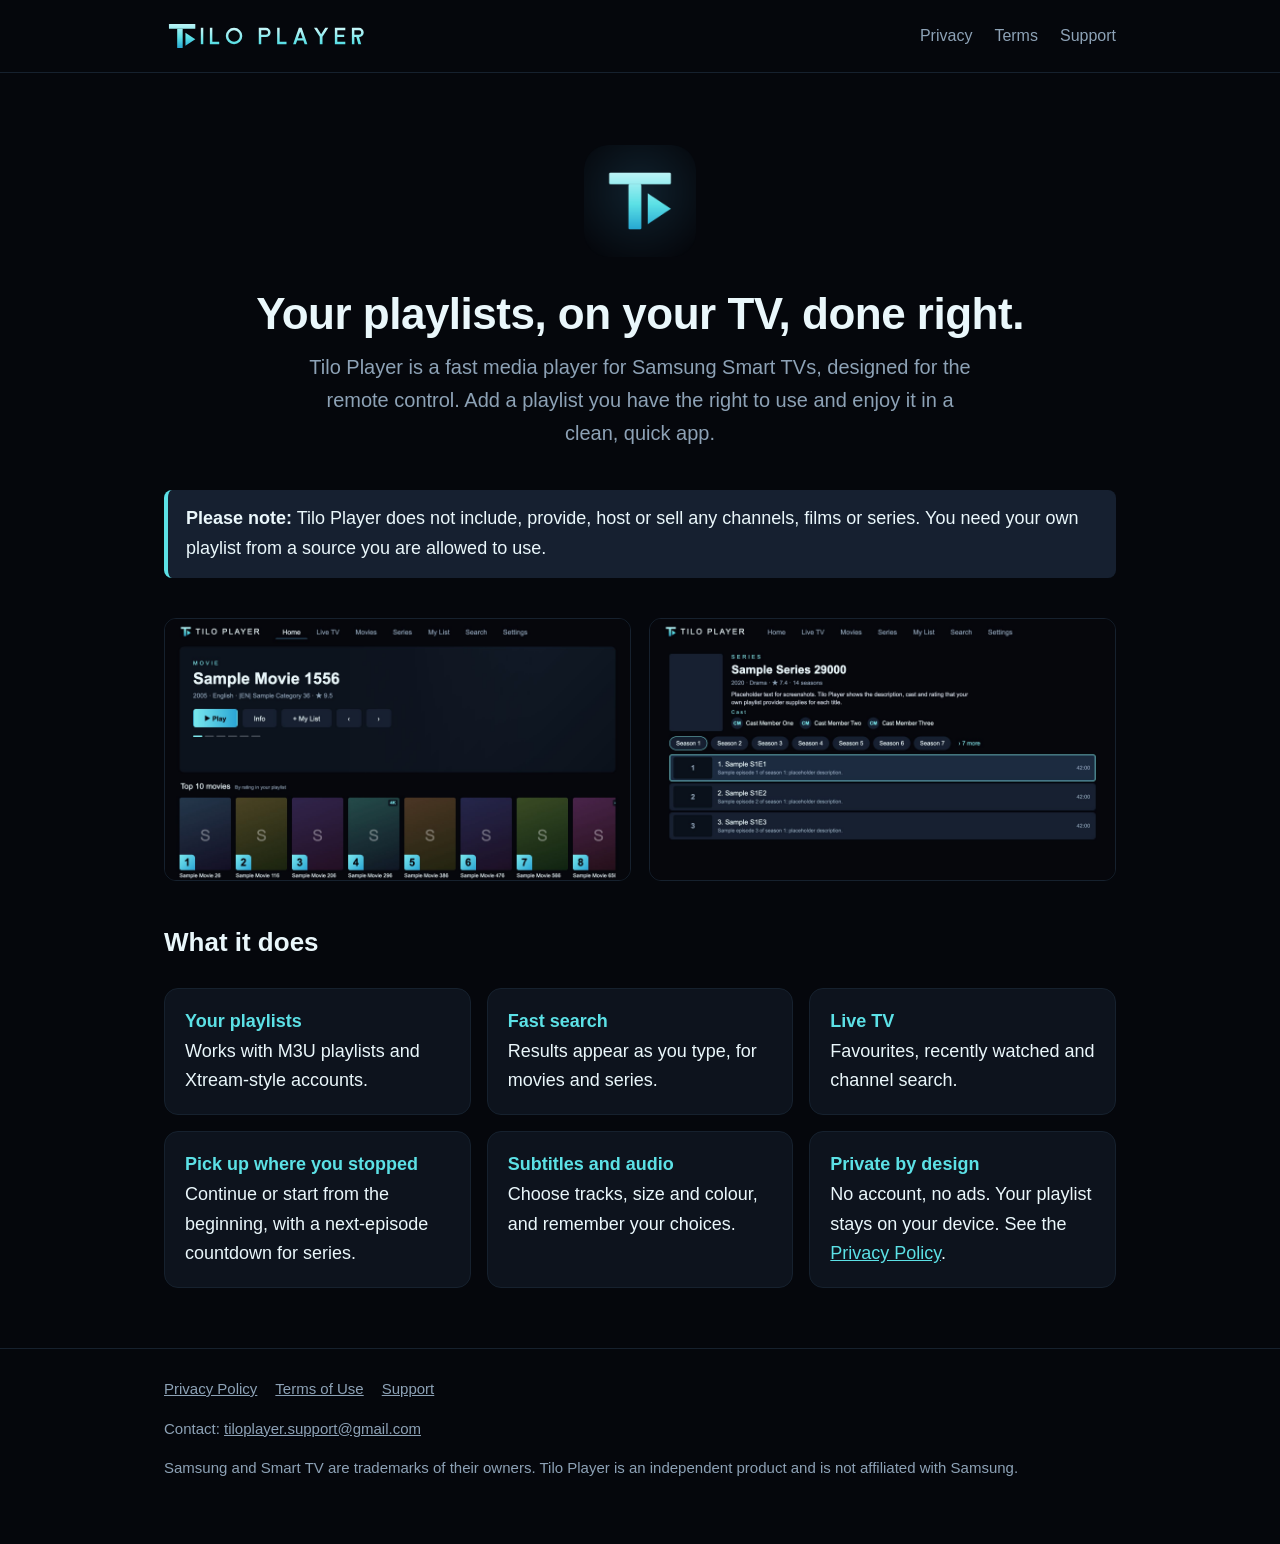
<file: index.html>
<!doctype html>
<html lang="en">
<head>
<meta charset="utf-8">
<meta name="viewport" content="width=device-width, initial-scale=1">
<title>Tilo Player: a media player for your own playlists</title>
<meta name="description" content="Tilo Player is a fast, remote-friendly media player for Samsung Smart TVs. Add your own playlist. No content is included.">
<link rel="icon" href="img/icon.png">
<link rel="stylesheet" href="style.css">
</head>
<body>
<header><div class="wrap">
  <a href="index.html"><img src="img/wordmark.svg" alt="Tilo Player"></a>
  <nav><a href="privacy.html">Privacy</a><a href="terms.html">Terms</a><a href="support.html">Support</a></nav>
</div></header>

<main class="wrap">
  <section class="hero">
    <img class="icon" src="img/icon.png" alt="Tilo Player icon">
    <h1>Your playlists, on your TV, done right.</h1>
    <p class="lead">Tilo Player is a fast media player for Samsung Smart TVs, designed for the remote control. Add a playlist you have the right to use and enjoy it in a clean, quick app.</p>
  </section>

  <div class="note"><b>Please note:</b> Tilo Player does not include, provide, host or sell any channels, films or series. You need your own playlist from a source you are allowed to use.</div>

  <div class="shots">
    <img src="img/home.jpg" alt="Tilo Player home screen">
    <img src="img/series.jpg" alt="Tilo Player series page">
  </div>

  <h2>What it does</h2>
  <div class="cards">
    <div class="card"><b>Your playlists</b><br>Works with M3U playlists and Xtream-style accounts.</div>
    <div class="card"><b>Fast search</b><br>Results appear as you type, for movies and series.</div>
    <div class="card"><b>Live TV</b><br>Favourites, recently watched and channel search.</div>
    <div class="card"><b>Pick up where you stopped</b><br>Continue or start from the beginning, with a next-episode countdown for series.</div>
    <div class="card"><b>Subtitles and audio</b><br>Choose tracks, size and colour, and remember your choices.</div>
    <div class="card"><b>Private by design</b><br>No account, no ads. Your playlist stays on your device. See the <a href="privacy.html">Privacy Policy</a>.</div>
  </div>
</main>

<footer><div class="wrap">
  <a href="privacy.html">Privacy Policy</a><a href="terms.html">Terms of Use</a><a href="support.html">Support</a>
  <p>Contact: <a href="mailto:tiloplayer.support@gmail.com">tiloplayer.support@gmail.com</a></p>
  <p>Samsung and Smart TV are trademarks of their owners. Tilo Player is an independent product and is not affiliated with Samsung.</p>
</div></footer>
</body>
</html>
</file>
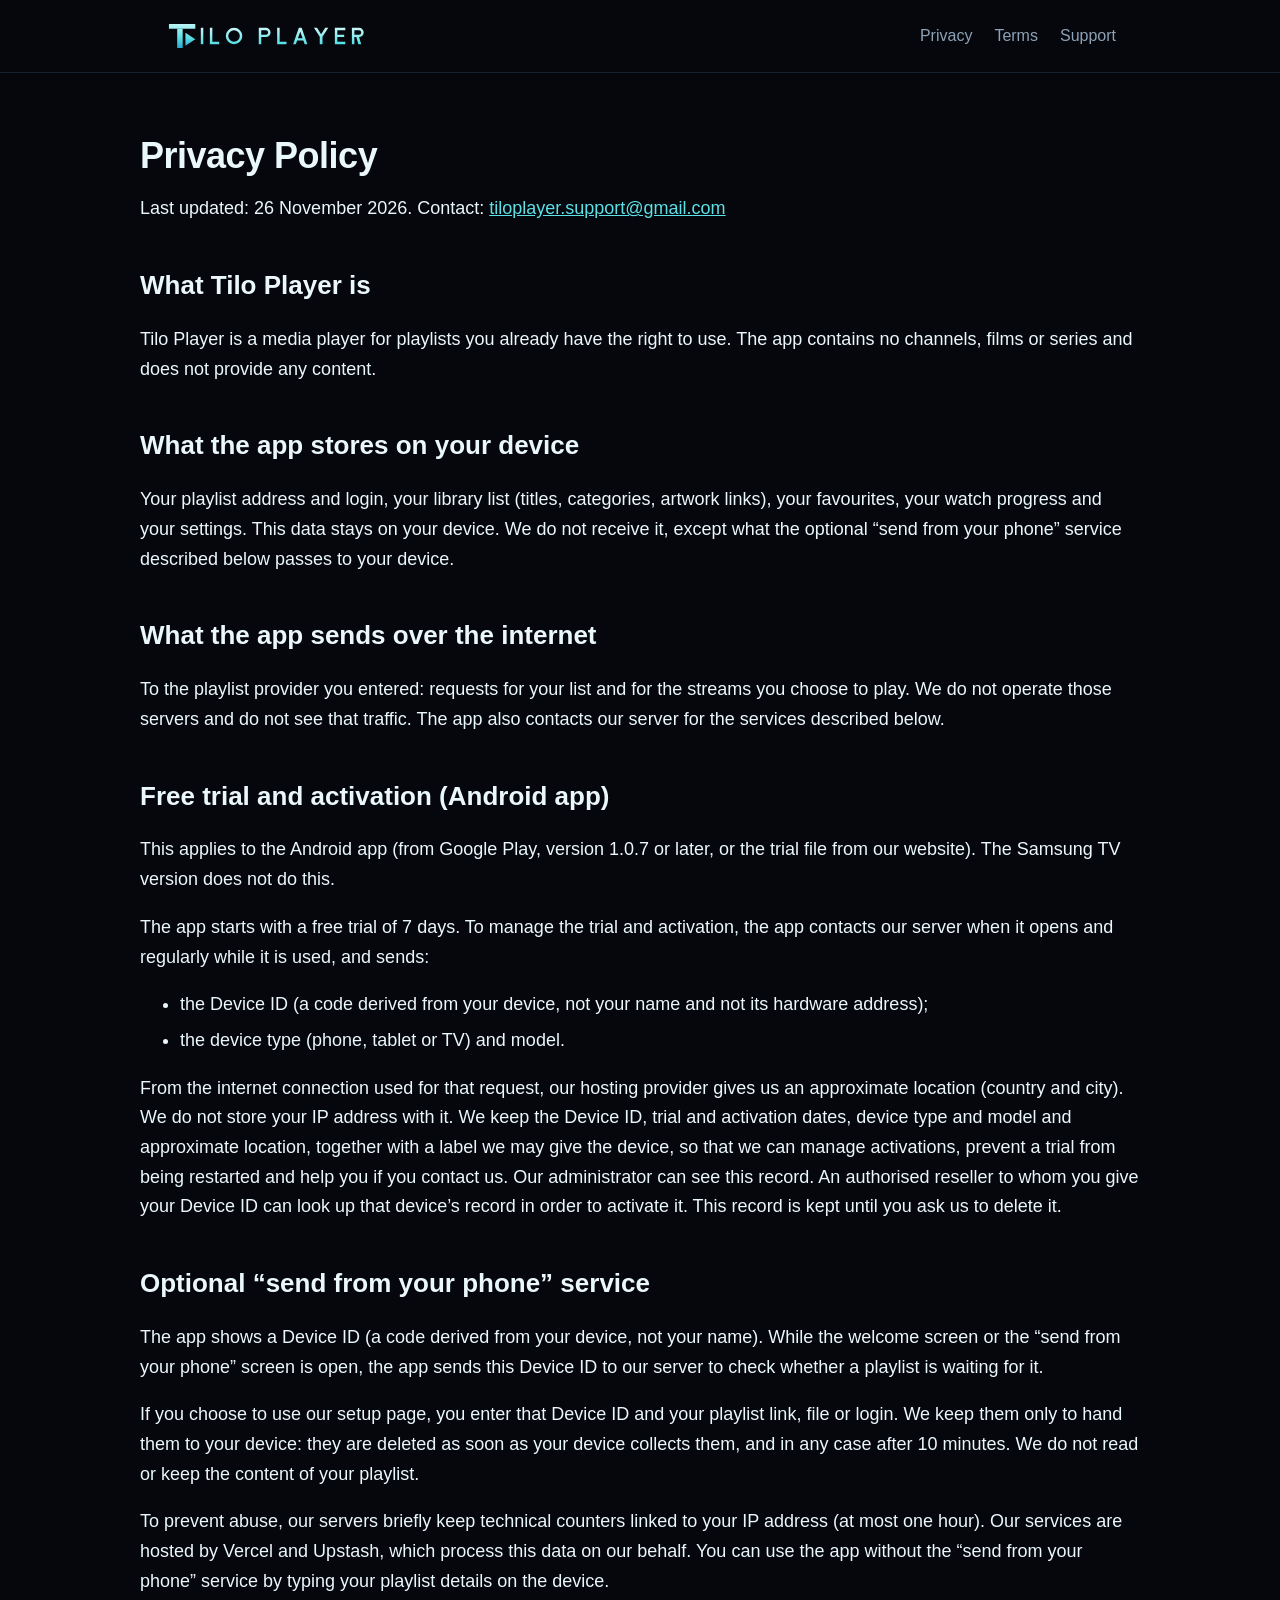
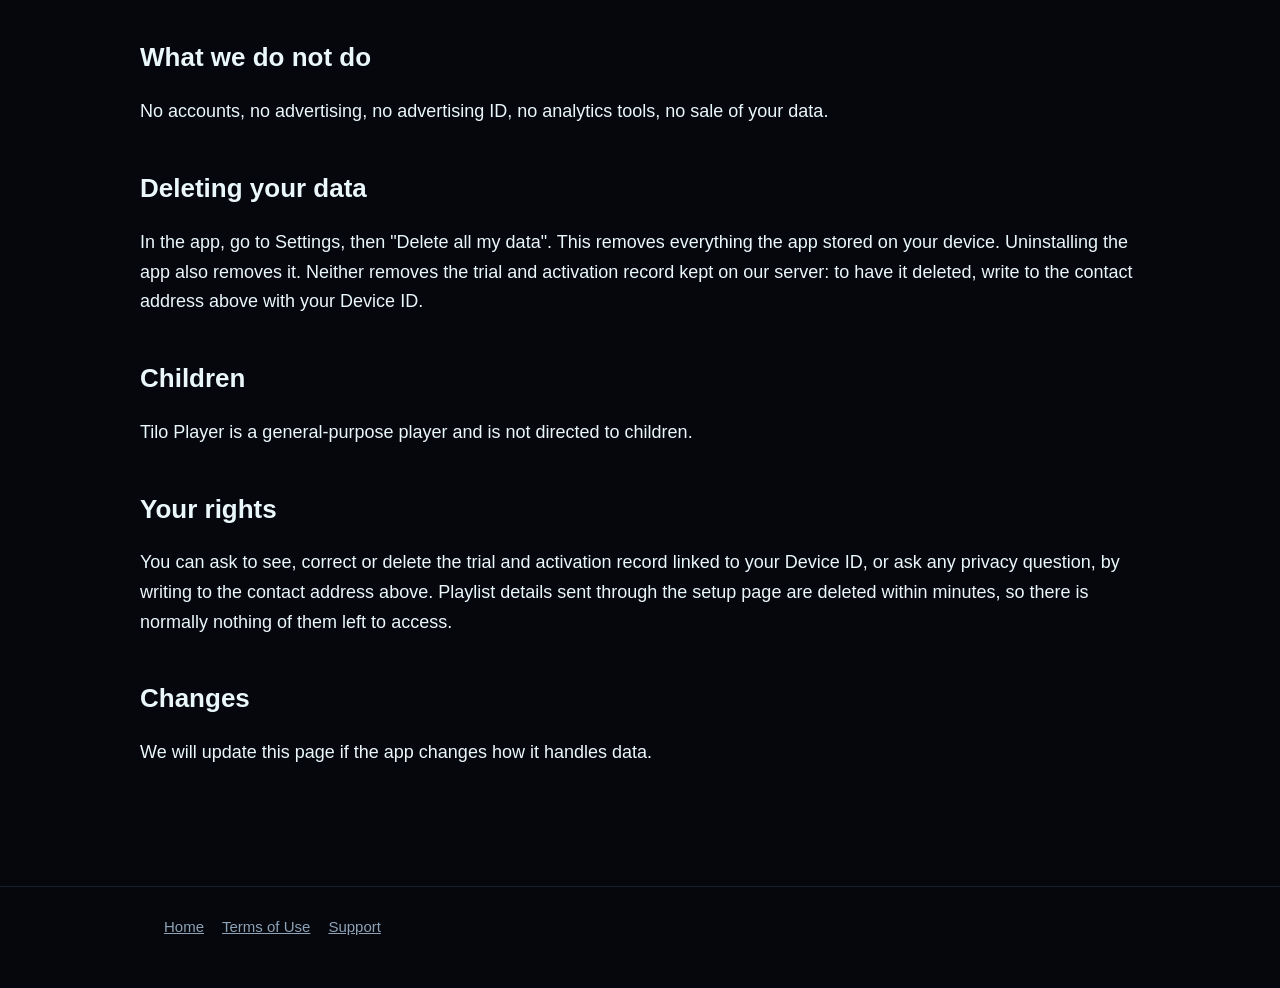
<file: privacy.html>
<!doctype html>
<html lang="en">
<head>
<meta charset="utf-8">
<meta name="viewport" content="width=device-width, initial-scale=1">
<title>Privacy Policy · Tilo Player</title>
<link rel="icon" href="img/icon.png">
<link rel="stylesheet" href="style.css">
</head>
<body>
<header><div class="wrap">
  <a href="index.html"><img src="img/wordmark.svg" alt="Tilo Player"></a>
  <nav><a href="privacy.html">Privacy</a><a href="terms.html">Terms</a><a href="support.html">Support</a></nav>
</div></header>
<main class="wrap page">
<h1>Privacy Policy</h1>
<p>Last updated: 26 November 2026. Contact: <a href="mailto:tiloplayer.support@gmail.com">tiloplayer.support@gmail.com</a></p>

<h2>What Tilo Player is</h2>
<p>Tilo Player is a media player for playlists you already have the right to use. The app contains no channels, films or series and does not provide any content.</p>

<h2>What the app stores on your device</h2>
<p>Your playlist address and login, your library list (titles, categories, artwork links), your favourites, your watch progress and your settings. This data stays on your device. We do not receive it, except what the optional &ldquo;send from your phone&rdquo; service described below passes to your device.</p>

<h2>What the app sends over the internet</h2>
<p>To the playlist provider you entered: requests for your list and for the streams you choose to play. We do not operate those servers and do not see that traffic. The app also contacts our server for the services described below.</p>

<h2>Free trial and activation (Android app)</h2>
<p>This applies to the Android app (from Google Play, version 1.0.7 or later, or the trial file from our website). The Samsung TV version does not do this.</p>
<p>The app starts with a free trial of 7 days. To manage the trial and activation, the app contacts our server when it opens and regularly while it is used, and sends:</p>
<ul>
<li>the Device ID (a code derived from your device, not your name and not its hardware address);</li>
<li>the device type (phone, tablet or TV) and model.</li>
</ul>
<p>From the internet connection used for that request, our hosting provider gives us an approximate location (country and city). We do not store your IP address with it. We keep the Device ID, trial and activation dates, device type and model and approximate location, together with a label we may give the device, so that we can manage activations, prevent a trial from being restarted and help you if you contact us. Our administrator can see this record. An authorised reseller to whom you give your Device ID can look up that device&rsquo;s record in order to activate it. This record is kept until you ask us to delete it.</p>

<h2>Optional &ldquo;send from your phone&rdquo; service</h2>
<p>The app shows a Device ID (a code derived from your device, not your name). While the welcome screen or the &ldquo;send from your phone&rdquo; screen is open, the app sends this Device ID to our server to check whether a playlist is waiting for it.</p>
<p>If you choose to use our setup page, you enter that Device ID and your playlist link, file or login. We keep them only to hand them to your device: they are deleted as soon as your device collects them, and in any case after 10 minutes. We do not read or keep the content of your playlist.</p>
<p>To prevent abuse, our servers briefly keep technical counters linked to your IP address (at most one hour). Our services are hosted by Vercel and Upstash, which process this data on our behalf. You can use the app without the &ldquo;send from your phone&rdquo; service by typing your playlist details on the device.</p>

<h2>What we do not do</h2>
<p>No accounts, no advertising, no advertising ID, no analytics tools, no sale of your data.</p>

<h2>Deleting your data</h2>
<p>In the app, go to Settings, then "Delete all my data". This removes everything the app stored on your device. Uninstalling the app also removes it. Neither removes the trial and activation record kept on our server: to have it deleted, write to the contact address above with your Device ID.</p>

<h2>Children</h2>
<p>Tilo Player is a general-purpose player and is not directed to children.</p>

<h2>Your rights</h2>
<p>You can ask to see, correct or delete the trial and activation record linked to your Device ID, or ask any privacy question, by writing to the contact address above. Playlist details sent through the setup page are deleted within minutes, so there is normally nothing of them left to access.</p>

<h2>Changes</h2>
<p>We will update this page if the app changes how it handles data.</p>
</main>
<footer><div class="wrap"><a href="index.html">Home</a><a href="terms.html">Terms of Use</a><a href="support.html">Support</a></div></footer>
</body>
</html>
</file>
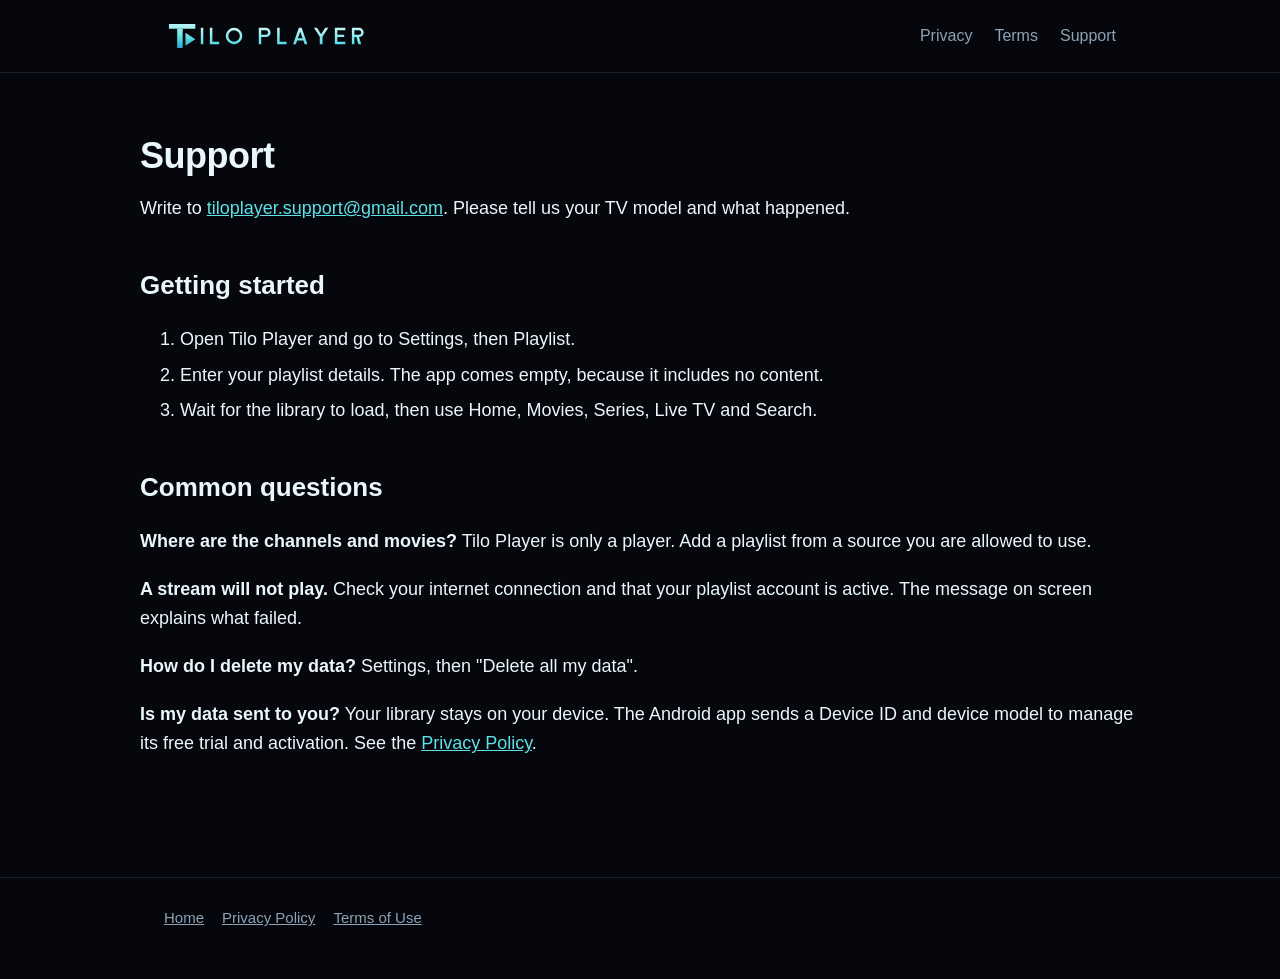
<file: support.html>
<!doctype html>
<html lang="en">
<head>
<meta charset="utf-8">
<meta name="viewport" content="width=device-width, initial-scale=1">
<title>Support · Tilo Player</title>
<link rel="icon" href="img/icon.png">
<link rel="stylesheet" href="style.css">
</head>
<body>
<header><div class="wrap">
  <a href="index.html"><img src="img/wordmark.svg" alt="Tilo Player"></a>
  <nav><a href="privacy.html">Privacy</a><a href="terms.html">Terms</a><a href="support.html">Support</a></nav>
</div></header>
<main class="wrap page">
<h1>Support</h1>
<p>Write to <a href="mailto:tiloplayer.support@gmail.com">tiloplayer.support@gmail.com</a>. Please tell us your TV model and what happened.</p>

<h2>Getting started</h2>
<ol>
<li>Open Tilo Player and go to Settings, then Playlist.</li>
<li>Enter your playlist details. The app comes empty, because it includes no content.</li>
<li>Wait for the library to load, then use Home, Movies, Series, Live TV and Search.</li>
</ol>

<h2>Common questions</h2>
<p><b>Where are the channels and movies?</b> Tilo Player is only a player. Add a playlist from a source you are allowed to use.</p>
<p><b>A stream will not play.</b> Check your internet connection and that your playlist account is active. The message on screen explains what failed.</p>
<p><b>How do I delete my data?</b> Settings, then "Delete all my data".</p>
<p><b>Is my data sent to you?</b> Your library stays on your device. The Android app sends a Device ID and device model to manage its free trial and activation. See the <a href="privacy.html">Privacy Policy</a>.</p>
</main>
<footer><div class="wrap"><a href="index.html">Home</a><a href="privacy.html">Privacy Policy</a><a href="terms.html">Terms of Use</a></div></footer>
</body>
</html>
</file>
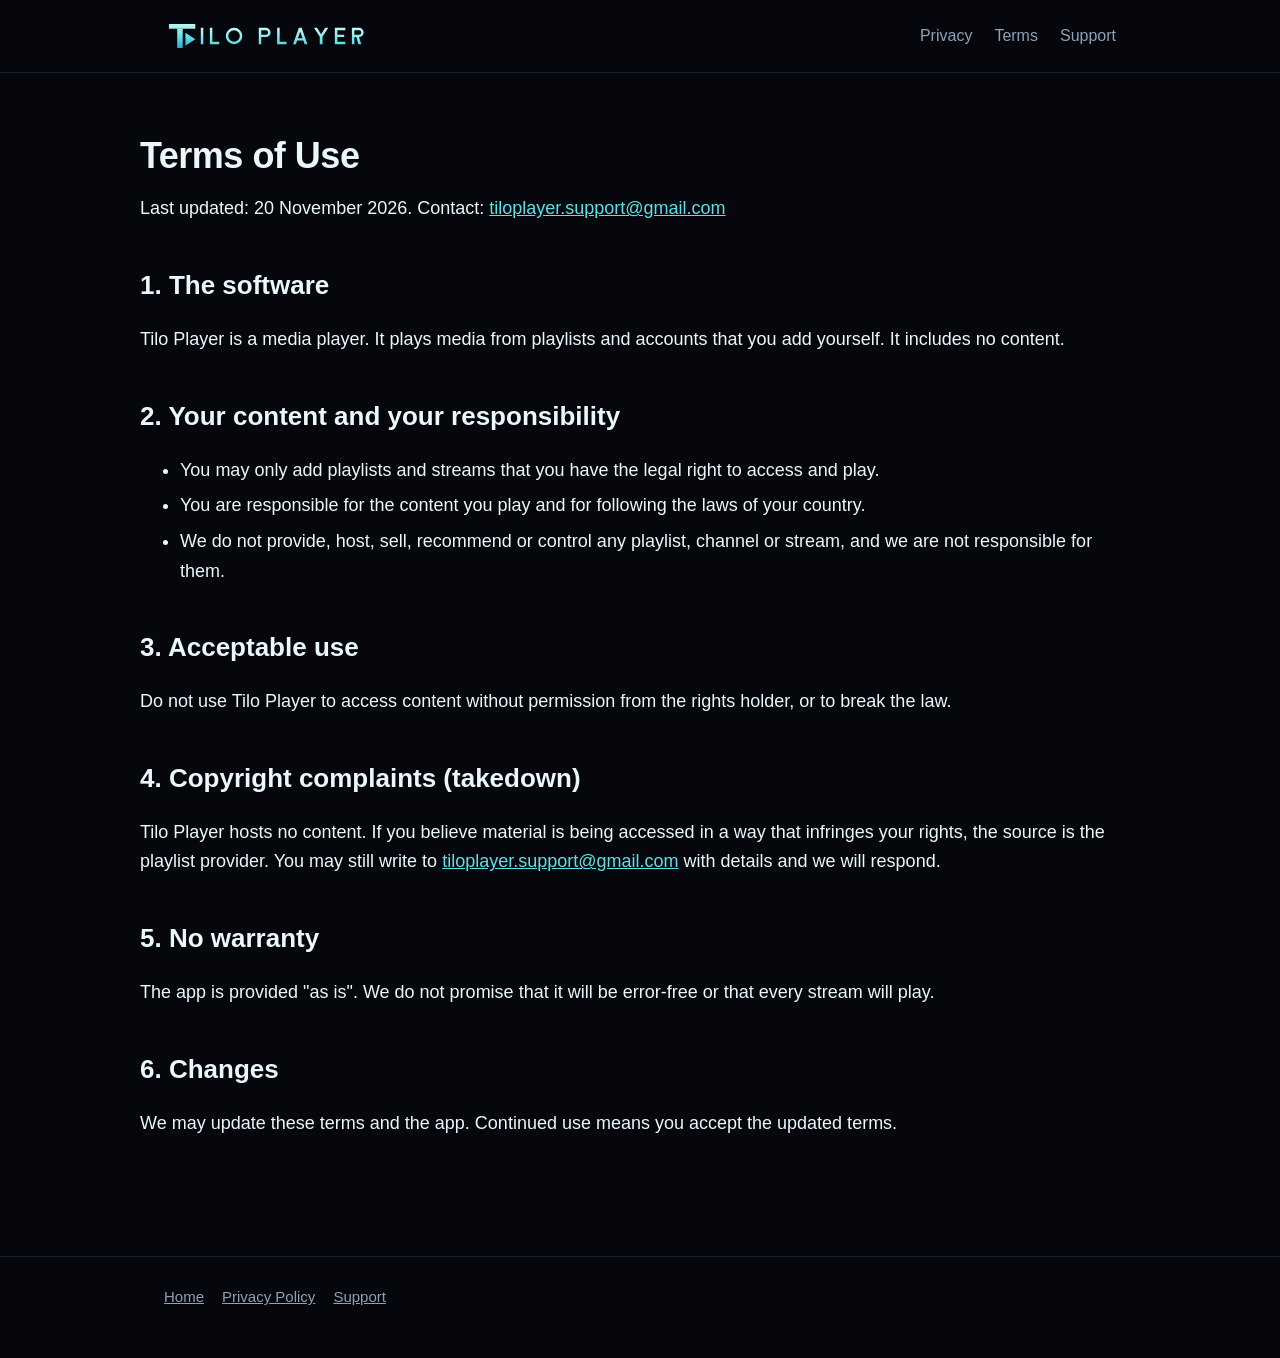
<file: terms.html>
<!doctype html>
<html lang="en">
<head>
<meta charset="utf-8">
<meta name="viewport" content="width=device-width, initial-scale=1">
<title>Terms of Use · Tilo Player</title>
<link rel="icon" href="img/icon.png">
<link rel="stylesheet" href="style.css">
</head>
<body>
<header><div class="wrap">
  <a href="index.html"><img src="img/wordmark.svg" alt="Tilo Player"></a>
  <nav><a href="privacy.html">Privacy</a><a href="terms.html">Terms</a><a href="support.html">Support</a></nav>
</div></header>
<main class="wrap page">
<h1>Terms of Use</h1>
<p>Last updated: 20 November 2026. Contact: <a href="mailto:tiloplayer.support@gmail.com">tiloplayer.support@gmail.com</a></p>

<h2>1. The software</h2>
<p>Tilo Player is a media player. It plays media from playlists and accounts that you add yourself. It includes no content.</p>

<h2>2. Your content and your responsibility</h2>
<ul>
<li>You may only add playlists and streams that you have the legal right to access and play.</li>
<li>You are responsible for the content you play and for following the laws of your country.</li>
<li>We do not provide, host, sell, recommend or control any playlist, channel or stream, and we are not responsible for them.</li>
</ul>

<h2>3. Acceptable use</h2>
<p>Do not use Tilo Player to access content without permission from the rights holder, or to break the law.</p>

<h2>4. Copyright complaints (takedown)</h2>
<p>Tilo Player hosts no content. If you believe material is being accessed in a way that infringes your rights, the source is the playlist provider. You may still write to <a href="mailto:tiloplayer.support@gmail.com">tiloplayer.support@gmail.com</a> with details and we will respond.</p>

<h2>5. No warranty</h2>
<p>The app is provided "as is". We do not promise that it will be error-free or that every stream will play.</p>

<h2>6. Changes</h2>
<p>We may update these terms and the app. Continued use means you accept the updated terms.</p>
</main>
<footer><div class="wrap"><a href="index.html">Home</a><a href="privacy.html">Privacy Policy</a><a href="support.html">Support</a></div></footer>
</body>
</html>
</file>
<file: style.css>
:root { --ink:#05070C; --panel:#0D131D; --panel2:#162030; --ivory:#EAF7FB; --mute:#8DA2B6; --ice:#5CE1E6; --ice2:#1F9FD0; }
* { box-sizing: border-box; }
html { scroll-behavior: smooth; }
body { margin: 0; background: var(--ink); color: var(--ivory); font: 18px/1.65 -apple-system, "Segoe UI", Roboto, Helvetica, Arial, sans-serif; }
a { color: var(--ice); }
.wrap { max-width: 1000px; margin: 0 auto; padding: 0 24px; }
header { border-bottom: 1px solid #16212e; }
header .wrap { display: flex; align-items: center; justify-content: space-between; height: 72px; }
header img { height: 34px; display: block; }
nav a { margin-left: 22px; text-decoration: none; color: var(--mute); font-size: 16px; }
nav a:hover { color: var(--ivory); }
.hero { padding: 72px 0 40px; text-align: center; }
.hero img.icon { width: 112px; height: 112px; border-radius: 24px; }
h1 { font-size: 44px; line-height: 1.15; margin: 22px 0 12px; letter-spacing: -.5px; }
h2 { font-size: 26px; margin: 40px 0 10px; }
.lead { color: var(--mute); font-size: 20px; max-width: 680px; margin: 0 auto; }
.shots { display: grid; grid-template-columns: 1fr 1fr; gap: 18px; margin: 40px 0; }
.shots img { width: 100%; border-radius: 12px; border: 1px solid #16212e; }
.cards { display: grid; grid-template-columns: repeat(auto-fit, minmax(260px, 1fr)); gap: 16px; margin: 24px 0; }
.card { background: var(--panel); border: 1px solid #16212e; border-radius: 14px; padding: 18px 20px; }
.card b { color: var(--ice); }
.note { background: var(--panel2); border-left: 4px solid var(--ice); border-radius: 8px; padding: 14px 18px; color: var(--ivory); }
footer { border-top: 1px solid #16212e; margin-top: 60px; padding: 28px 0 48px; color: var(--mute); font-size: 15px; }
footer a { color: var(--mute); margin-right: 18px; }
main.page { padding: 40px 0; }
main.page h1 { font-size: 36px; }
li { margin: 6px 0; }
@media (max-width: 700px) { .shots { grid-template-columns: 1fr; } h1 { font-size: 34px; } nav a { margin-left: 14px; } }
</file>
